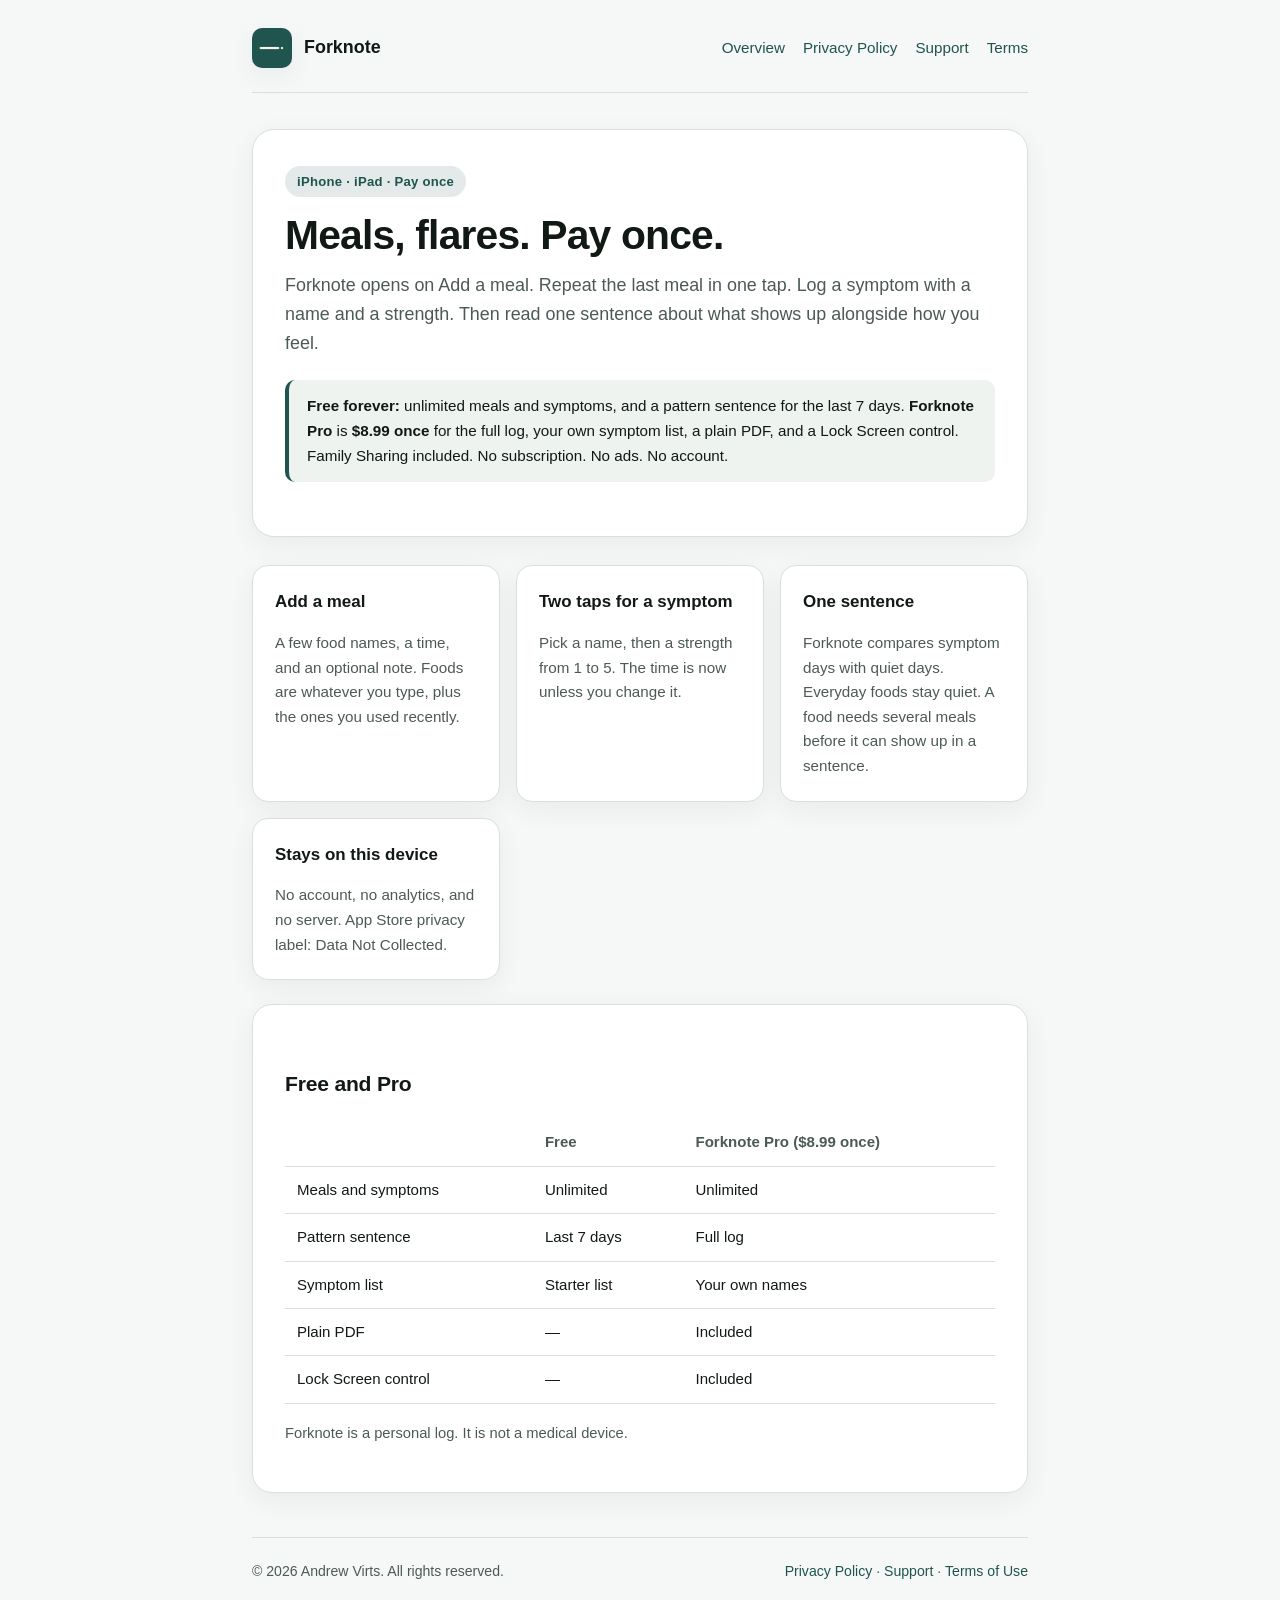
<file: docs/index.html>
<!DOCTYPE html>
<html lang="en">
<head>
  <meta charset="utf-8">
  <meta name="viewport" content="width=device-width, initial-scale=1">
  <title>Forknote — Food &amp; Symptom Log</title>
  <meta name="description" content="Log meals and symptoms on your iPhone. One plain sentence. Pay once.">
  <link rel="icon" type="image/png" href="./app-icon.png">
  <link rel="stylesheet" href="./styles.css">
</head>
<body>
  <div class="container">
    <header class="nav">
      <a class="brand" href="./index.html">
        <img src="./app-icon.png" alt="Forknote app icon">
        <span>Forknote</span>
      </a>
      <nav class="links" aria-label="Primary">
        <a href="./index.html">Overview</a>
        <a href="./privacy.html">Privacy Policy</a>
        <a href="./support.html">Support</a>
        <a href="./terms.html">Terms</a>
      </nav>
    </header>

    <section class="hero">
      <span class="badge">iPhone · iPad · Pay once</span>
      <h1>Meals, flares. Pay once.</h1>
      <p class="lead">
        Forknote opens on Add a meal. Repeat the last meal in one tap. Log a symptom with a name and a strength. Then read one sentence about what shows up alongside how you feel.
      </p>
      <div class="callout">
        <strong>Free forever:</strong> unlimited meals and symptoms, and a pattern sentence for the last 7 days.
        <strong>Forknote Pro</strong> is <strong>$8.99 once</strong> for the full log, your own symptom list, a plain PDF, and a Lock Screen control. Family Sharing included. No subscription. No ads. No account.
      </div>
    </section>

    <div class="grid">
      <div class="card">
        <h3>Add a meal</h3>
        <p>A few food names, a time, and an optional note. Foods are whatever you type, plus the ones you used recently.</p>
      </div>
      <div class="card">
        <h3>Two taps for a symptom</h3>
        <p>Pick a name, then a strength from 1 to 5. The time is now unless you change it.</p>
      </div>
      <div class="card">
        <h3>One sentence</h3>
        <p>Forknote compares symptom days with quiet days. Everyday foods stay quiet. A food needs several meals before it can show up in a sentence.</p>
      </div>
      <div class="card">
        <h3>Stays on this device</h3>
        <p>No account, no analytics, and no server. App Store privacy label: Data Not Collected.</p>
      </div>
    </div>

    <section class="prose">
      <h2>Free and Pro</h2>
      <table>
        <thead>
          <tr>
            <th></th>
            <th>Free</th>
            <th>Forknote Pro ($8.99 once)</th>
          </tr>
        </thead>
        <tbody>
          <tr>
            <td>Meals and symptoms</td>
            <td>Unlimited</td>
            <td>Unlimited</td>
          </tr>
          <tr>
            <td>Pattern sentence</td>
            <td>Last 7 days</td>
            <td>Full log</td>
          </tr>
          <tr>
            <td>Symptom list</td>
            <td>Starter list</td>
            <td>Your own names</td>
          </tr>
          <tr>
            <td>Plain PDF</td>
            <td>—</td>
            <td>Included</td>
          </tr>
          <tr>
            <td>Lock Screen control</td>
            <td>—</td>
            <td>Included</td>
          </tr>
        </tbody>
      </table>
      <p class="muted">Forknote is a personal log. It is not a medical device.</p>
    </section>

    <footer>
      <span>&copy; 2026 Andrew Virts. All rights reserved.</span>
      <span>
        <a href="./privacy.html">Privacy Policy</a> ·
        <a href="./support.html">Support</a> ·
        <a href="./terms.html">Terms of Use</a>
      </span>
    </footer>
  </div>
</body>
</html>
</file>
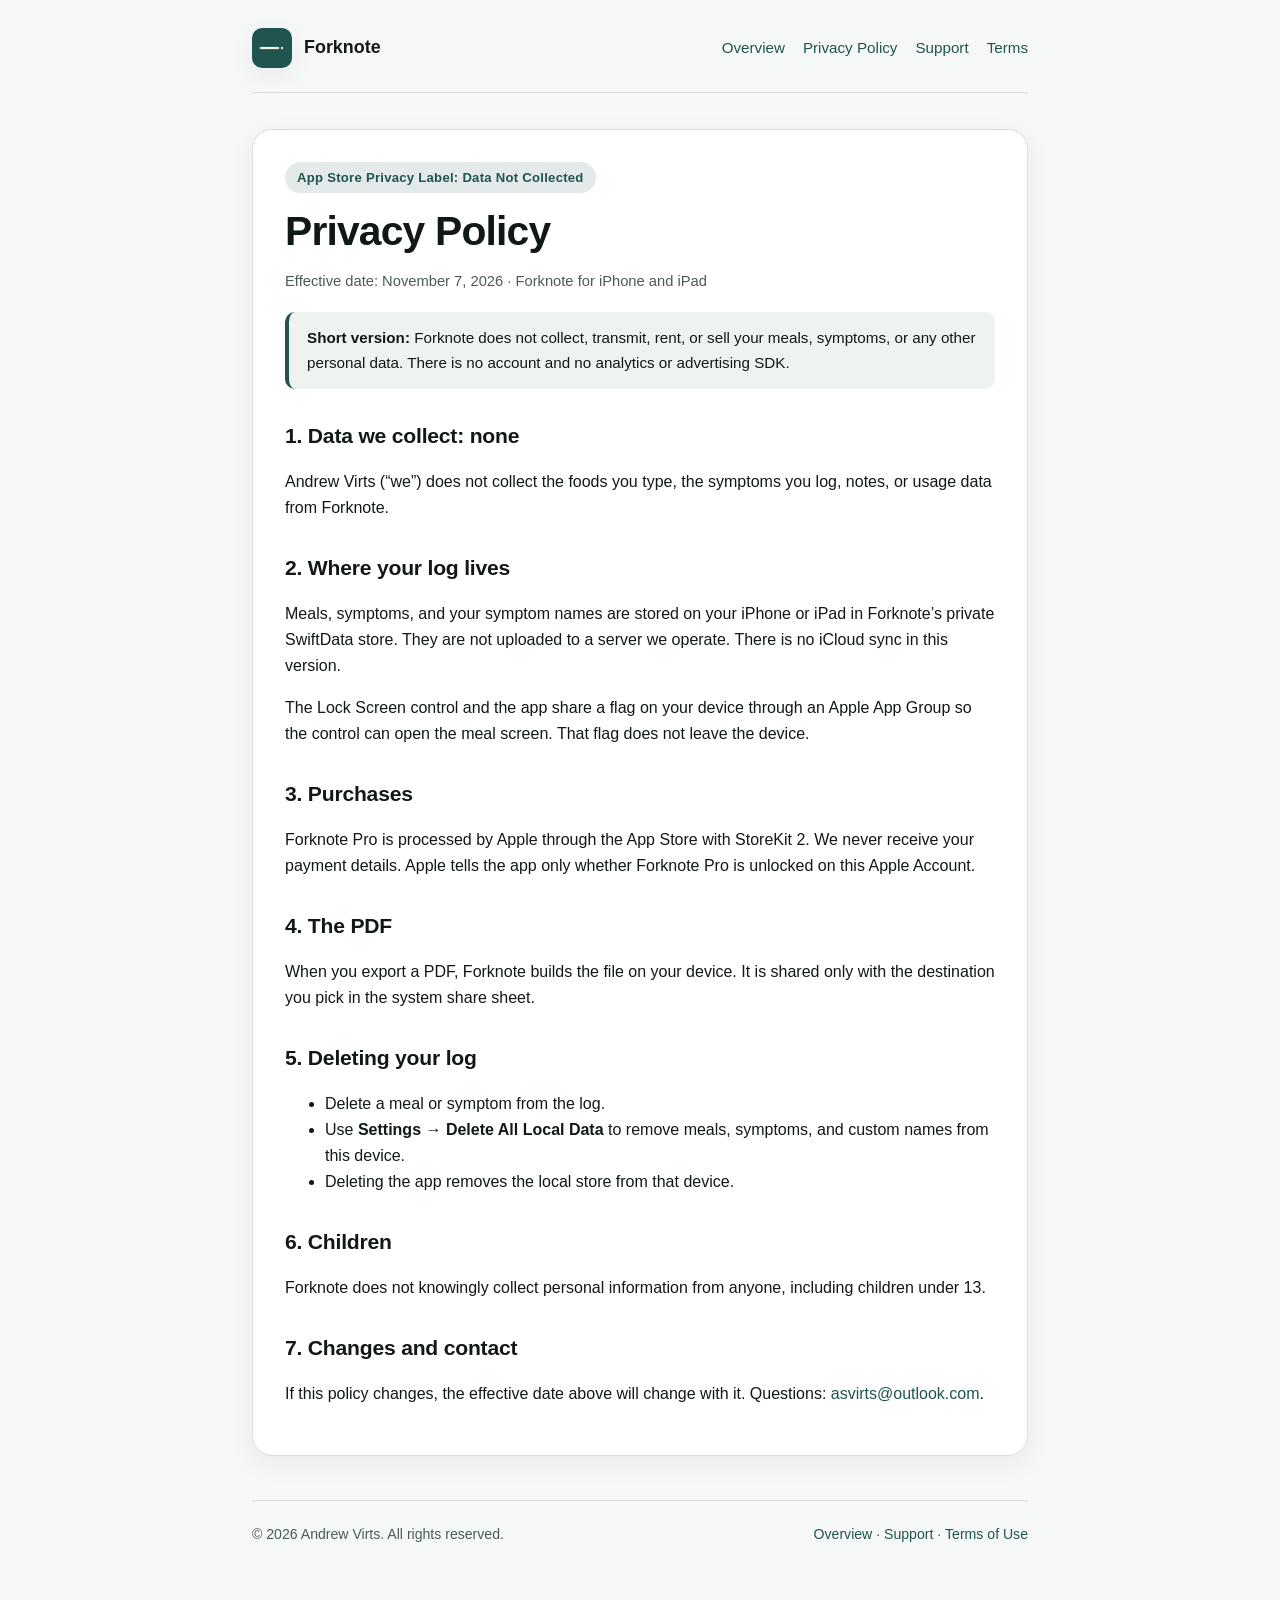
<file: docs/privacy.html>
<!DOCTYPE html>
<html lang="en">
<head>
  <meta charset="utf-8">
  <meta name="viewport" content="width=device-width, initial-scale=1">
  <title>Privacy Policy — Forknote</title>
  <meta name="description" content="Privacy Policy for Forknote: Food &amp; Symptom Log. Data Not Collected.">
  <link rel="icon" type="image/png" href="./app-icon.png">
  <link rel="stylesheet" href="./styles.css">
</head>
<body>
  <div class="container">
    <header class="nav">
      <a class="brand" href="./index.html">
        <img src="./app-icon.png" alt="Forknote app icon">
        <span>Forknote</span>
      </a>
      <nav class="links" aria-label="Primary">
        <a href="./index.html">Overview</a>
        <a href="./privacy.html">Privacy Policy</a>
        <a href="./support.html">Support</a>
        <a href="./terms.html">Terms</a>
      </nav>
    </header>

    <article class="prose">
      <span class="badge">App Store Privacy Label: Data Not Collected</span>
      <h1>Privacy Policy</h1>
      <p class="muted">Effective date: November 7, 2026 · Forknote for iPhone and iPad</p>

      <div class="callout">
        <strong>Short version:</strong> Forknote does not collect, transmit, rent, or sell your meals, symptoms, or any other personal data. There is no account and no analytics or advertising SDK.
      </div>

      <h2>1. Data we collect: none</h2>
      <p>
        Andrew Virts (“we”) does not collect the foods you type, the symptoms you log, notes, or usage data from Forknote.
      </p>

      <h2>2. Where your log lives</h2>
      <p>
        Meals, symptoms, and your symptom names are stored on your iPhone or iPad in Forknote’s private SwiftData store. They are not uploaded to a server we operate. There is no iCloud sync in this version.
      </p>
      <p>
        The Lock Screen control and the app share a flag on your device through an Apple App Group so the control can open the meal screen. That flag does not leave the device.
      </p>

      <h2>3. Purchases</h2>
      <p>
        Forknote Pro is processed by Apple through the App Store with StoreKit 2. We never receive your payment details. Apple tells the app only whether Forknote Pro is unlocked on this Apple Account.
      </p>

      <h2>4. The PDF</h2>
      <p>
        When you export a PDF, Forknote builds the file on your device. It is shared only with the destination you pick in the system share sheet.
      </p>

      <h2>5. Deleting your log</h2>
      <ul>
        <li>Delete a meal or symptom from the log.</li>
        <li>Use <strong>Settings → Delete All Local Data</strong> to remove meals, symptoms, and custom names from this device.</li>
        <li>Deleting the app removes the local store from that device.</li>
      </ul>

      <h2>6. Children</h2>
      <p>
        Forknote does not knowingly collect personal information from anyone, including children under 13.
      </p>

      <h2>7. Changes and contact</h2>
      <p>
        If this policy changes, the effective date above will change with it. Questions: <a href="mailto:asvirts@outlook.com?subject=Forknote%20Privacy">asvirts@outlook.com</a>.
      </p>
    </article>

    <footer>
      <span>&copy; 2026 Andrew Virts. All rights reserved.</span>
      <span>
        <a href="./index.html">Overview</a> ·
        <a href="./support.html">Support</a> ·
        <a href="./terms.html">Terms of Use</a>
      </span>
    </footer>
  </div>
</body>
</html>
</file>
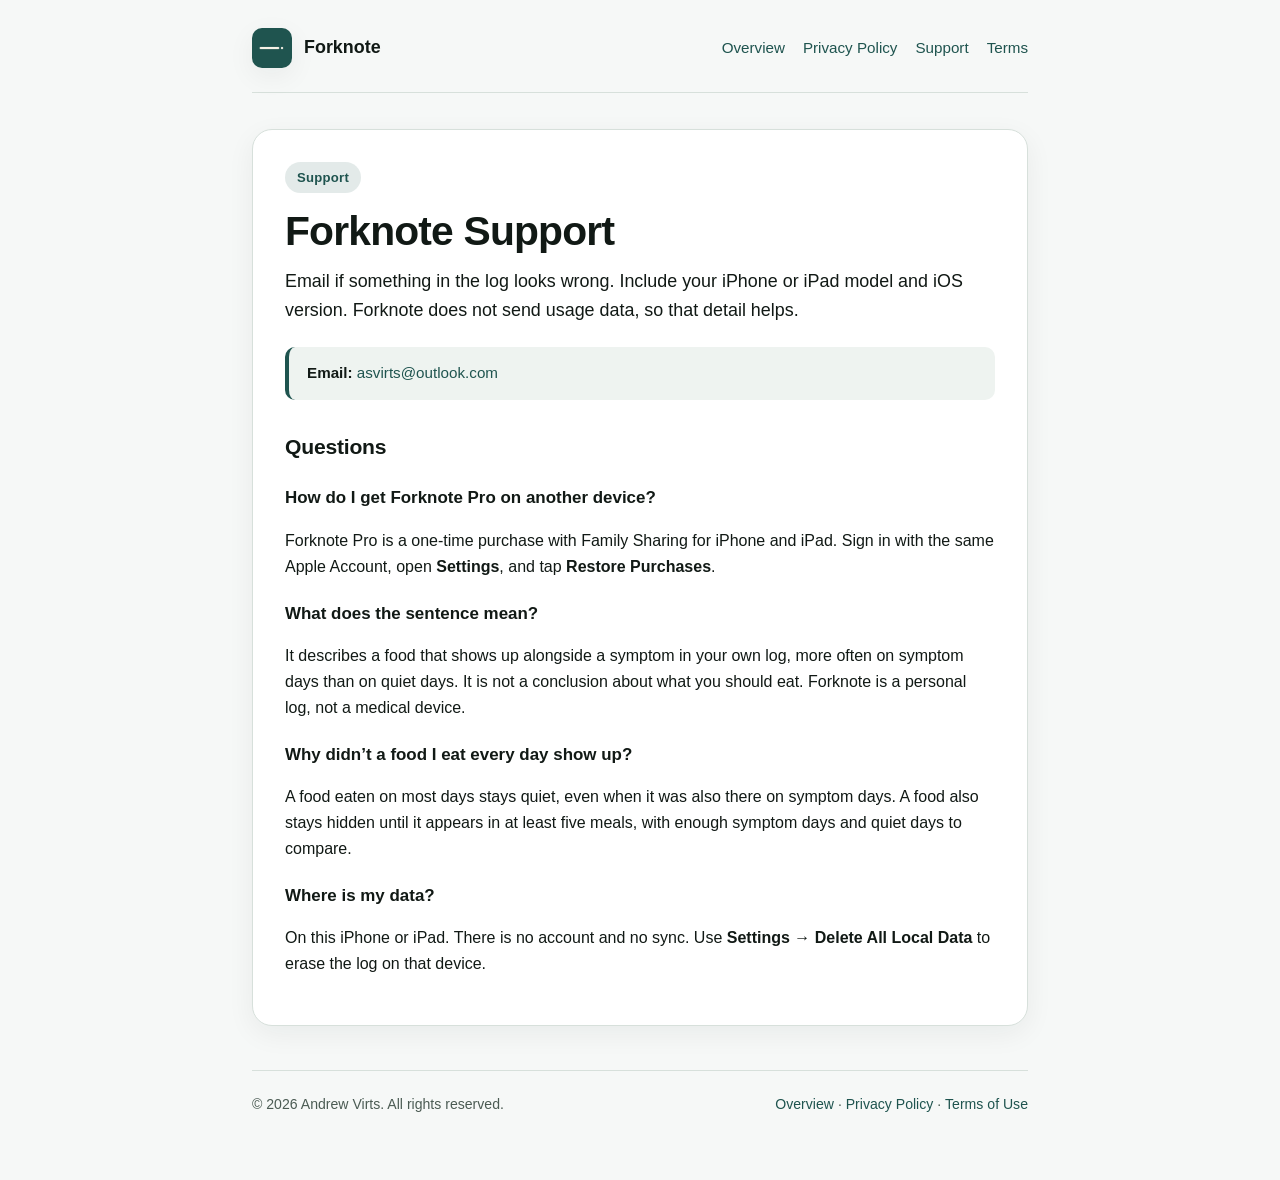
<file: docs/support.html>
<!DOCTYPE html>
<html lang="en">
<head>
  <meta charset="utf-8">
  <meta name="viewport" content="width=device-width, initial-scale=1">
  <title>Support — Forknote</title>
  <meta name="description" content="Support for Forknote: Food &amp; Symptom Log on iPhone and iPad.">
  <link rel="icon" type="image/png" href="./app-icon.png">
  <link rel="stylesheet" href="./styles.css">
</head>
<body>
  <div class="container">
    <header class="nav">
      <a class="brand" href="./index.html">
        <img src="./app-icon.png" alt="Forknote app icon">
        <span>Forknote</span>
      </a>
      <nav class="links" aria-label="Primary">
        <a href="./index.html">Overview</a>
        <a href="./privacy.html">Privacy Policy</a>
        <a href="./support.html">Support</a>
        <a href="./terms.html">Terms</a>
      </nav>
    </header>

    <article class="prose">
      <span class="badge">Support</span>
      <h1>Forknote Support</h1>
      <p class="lead">Email if something in the log looks wrong. Include your iPhone or iPad model and iOS version. Forknote does not send usage data, so that detail helps.</p>
      <div class="callout">
        <strong>Email:</strong> <a href="mailto:asvirts@outlook.com?subject=Forknote%20Support">asvirts@outlook.com</a>
      </div>

      <h2>Questions</h2>
      <h3>How do I get Forknote Pro on another device?</h3>
      <p>Forknote Pro is a one-time purchase with Family Sharing for iPhone and iPad. Sign in with the same Apple Account, open <strong>Settings</strong>, and tap <strong>Restore Purchases</strong>.</p>

      <h3>What does the sentence mean?</h3>
      <p>It describes a food that shows up alongside a symptom in your own log, more often on symptom days than on quiet days. It is not a conclusion about what you should eat. Forknote is a personal log, not a medical device.</p>

      <h3>Why didn’t a food I eat every day show up?</h3>
      <p>A food eaten on most days stays quiet, even when it was also there on symptom days. A food also stays hidden until it appears in at least five meals, with enough symptom days and quiet days to compare.</p>

      <h3>Where is my data?</h3>
      <p>On this iPhone or iPad. There is no account and no sync. Use <strong>Settings → Delete All Local Data</strong> to erase the log on that device.</p>
    </article>

    <footer>
      <span>&copy; 2026 Andrew Virts. All rights reserved.</span>
      <span>
        <a href="./index.html">Overview</a> ·
        <a href="./privacy.html">Privacy Policy</a> ·
        <a href="./terms.html">Terms of Use</a>
      </span>
    </footer>
  </div>
</body>
</html>
</file>
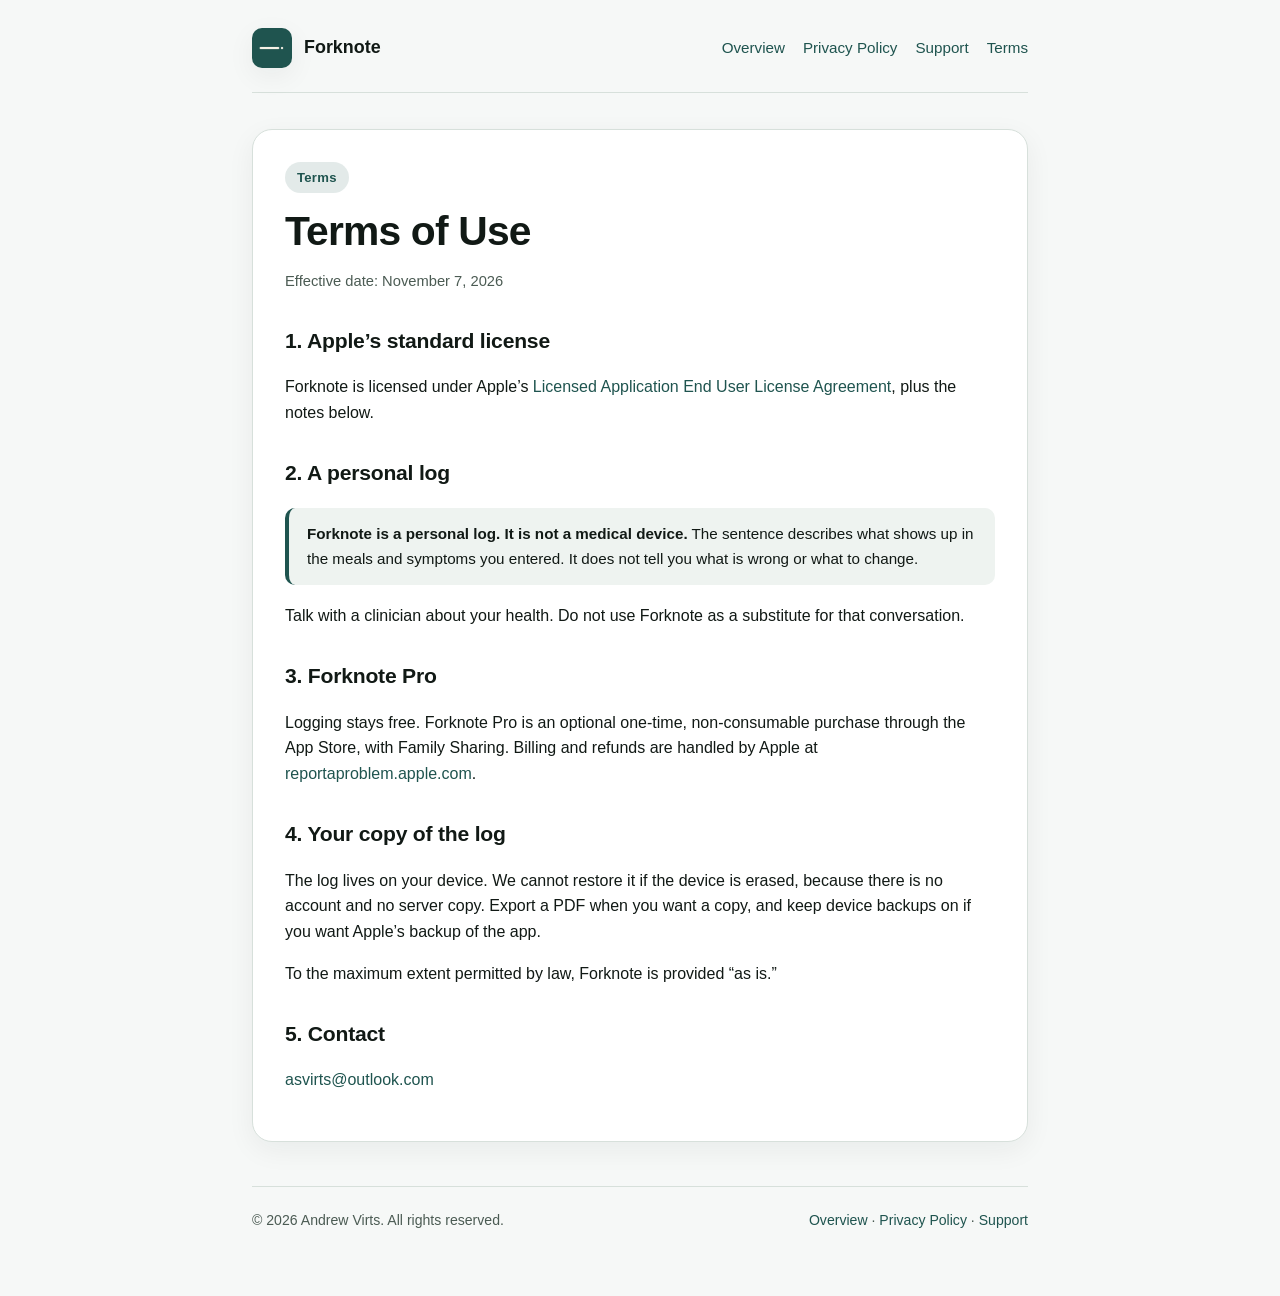
<file: docs/terms.html>
<!DOCTYPE html>
<html lang="en">
<head>
  <meta charset="utf-8">
  <meta name="viewport" content="width=device-width, initial-scale=1">
  <title>Terms of Use — Forknote</title>
  <meta name="description" content="Terms of Use for Forknote: Food &amp; Symptom Log.">
  <link rel="icon" type="image/png" href="./app-icon.png">
  <link rel="stylesheet" href="./styles.css">
</head>
<body>
  <div class="container">
    <header class="nav">
      <a class="brand" href="./index.html">
        <img src="./app-icon.png" alt="Forknote app icon">
        <span>Forknote</span>
      </a>
      <nav class="links" aria-label="Primary">
        <a href="./index.html">Overview</a>
        <a href="./privacy.html">Privacy Policy</a>
        <a href="./support.html">Support</a>
        <a href="./terms.html">Terms</a>
      </nav>
    </header>

    <article class="prose">
      <span class="badge">Terms</span>
      <h1>Terms of Use</h1>
      <p class="muted">Effective date: November 7, 2026</p>

      <h2>1. Apple’s standard license</h2>
      <p>
        Forknote is licensed under Apple’s <a href="https://www.apple.com/legal/internet-services/itunes/dev/stdeula/" rel="noopener noreferrer">Licensed Application End User License Agreement</a>, plus the notes below.
      </p>

      <h2>2. A personal log</h2>
      <div class="callout">
        <strong>Forknote is a personal log. It is not a medical device.</strong> The sentence describes what shows up in the meals and symptoms you entered. It does not tell you what is wrong or what to change.
      </div>
      <p>Talk with a clinician about your health. Do not use Forknote as a substitute for that conversation.</p>

      <h2>3. Forknote Pro</h2>
      <p>
        Logging stays free. Forknote Pro is an optional one-time, non-consumable purchase through the App Store, with Family Sharing. Billing and refunds are handled by Apple at <a href="https://reportaproblem.apple.com" rel="noopener noreferrer">reportaproblem.apple.com</a>.
      </p>

      <h2>4. Your copy of the log</h2>
      <p>
        The log lives on your device. We cannot restore it if the device is erased, because there is no account and no server copy. Export a PDF when you want a copy, and keep device backups on if you want Apple’s backup of the app.
      </p>
      <p>To the maximum extent permitted by law, Forknote is provided “as is.”</p>

      <h2>5. Contact</h2>
      <p><a href="mailto:asvirts@outlook.com?subject=Forknote%20Terms">asvirts@outlook.com</a></p>
    </article>

    <footer>
      <span>&copy; 2026 Andrew Virts. All rights reserved.</span>
      <span>
        <a href="./index.html">Overview</a> ·
        <a href="./privacy.html">Privacy Policy</a> ·
        <a href="./support.html">Support</a>
      </span>
    </footer>
  </div>
</body>
</html>
</file>
<file: docs/styles.css>
:root {
  color-scheme: light dark;
  --bg: #f6f8f7;
  --surface: #ffffff;
  --surface-muted: #eef3f0;
  --border: #d7e0db;
  --text: #111915;
  --text-muted: #4b5b53;
  --emerald: #1f544f;
  --emerald-soft: rgba(31, 84, 79, 0.12);
  --brass: #b7791f;
  --shadow: 0 8px 28px rgba(13, 36, 26, 0.06);
}

@media (prefers-color-scheme: dark) {
  :root {
    --bg: #0c120f;
    --surface: #141d19;
    --surface-muted: #1b2721;
    --border: #26362e;
    --text: #edf3ef;
    --text-muted: #9cb0a5;
    --emerald: #73c7b8;
    --emerald-soft: rgba(115, 199, 184, 0.16);
    --brass: #e4a84b;
    --shadow: 0 10px 32px rgba(0, 0, 0, 0.35);
  }
}

* {
  box-sizing: border-box;
}

body {
  margin: 0;
  font-family: -apple-system, BlinkMacSystemFont, "SF Pro Text", "Segoe UI", Roboto, Helvetica, Arial, sans-serif;
  background: var(--bg);
  color: var(--text);
  line-height: 1.62;
  -webkit-font-smoothing: antialiased;
}

a {
  color: var(--emerald);
  text-decoration: none;
  font-weight: 500;
}

a:hover {
  text-decoration: underline;
}

.container {
  max-width: 820px;
  margin: 0 auto;
  padding: 28px 22px 64px;
}

header.nav {
  display: flex;
  align-items: center;
  justify-content: space-between;
  gap: 16px;
  padding-bottom: 24px;
  border-bottom: 1px solid var(--border);
  margin-bottom: 36px;
  flex-wrap: wrap;
}

.brand {
  display: flex;
  align-items: center;
  gap: 12px;
  color: var(--text);
  font-weight: 700;
  font-size: 1.12rem;
}

.brand:hover {
  text-decoration: none;
}

.brand img {
  width: 40px;
  height: 40px;
  border-radius: 10px;
  box-shadow: var(--shadow);
}

nav.links {
  display: flex;
  gap: 18px;
  flex-wrap: wrap;
  font-size: 0.95rem;
}

.hero {
  background: var(--surface);
  border: 1px solid var(--border);
  border-radius: 22px;
  padding: 36px 32px;
  box-shadow: var(--shadow);
  margin-bottom: 28px;
}

.badge {
  display: inline-block;
  background: var(--emerald-soft);
  color: var(--emerald);
  font-weight: 600;
  font-size: 0.82rem;
  letter-spacing: 0.02em;
  padding: 5px 12px;
  border-radius: 999px;
  margin-bottom: 14px;
}

h1 {
  font-size: clamp(1.85rem, 4vw, 2.55rem);
  line-height: 1.18;
  letter-spacing: -0.02em;
  margin: 0 0 12px;
}

h2 {
  font-size: 1.32rem;
  letter-spacing: -0.01em;
  margin: 30px 0 10px;
}

h3 {
  font-size: 1.06rem;
  margin: 20px 0 6px;
}

p.lead {
  font-size: 1.12rem;
  color: var(--text-muted);
  margin: 0 0 22px;
}

.grid {
  display: grid;
  grid-template-columns: repeat(auto-fit, minmax(235px, 1fr));
  gap: 16px;
  margin: 24px 0;
}

.card {
  background: var(--surface);
  border: 1px solid var(--border);
  border-radius: 16px;
  padding: 22px;
  box-shadow: var(--shadow);
}

.card h3 {
  margin-top: 0;
}

.card p {
  margin-bottom: 0;
  color: var(--text-muted);
  font-size: 0.95rem;
}

.prose {
  background: var(--surface);
  border: 1px solid var(--border);
  border-radius: 20px;
  padding: 32px;
  box-shadow: var(--shadow);
}

.prose p,
.prose li {
  color: var(--text);
}

.prose .muted {
  color: var(--text-muted);
  font-size: 0.92rem;
}

.callout {
  background: var(--surface-muted);
  border-left: 4px solid var(--emerald);
  padding: 14px 18px;
  border-radius: 10px;
  margin: 18px 0;
  font-size: 0.95rem;
}

table {
  width: 100%;
  border-collapse: collapse;
  margin: 18px 0;
  font-size: 0.94rem;
}

th,
td {
  text-align: left;
  padding: 11px 12px;
  border-bottom: 1px solid var(--border);
}

th {
  font-weight: 600;
  color: var(--text-muted);
}

footer {
  margin-top: 44px;
  padding-top: 22px;
  border-top: 1px solid var(--border);
  display: flex;
  justify-content: space-between;
  flex-wrap: wrap;
  gap: 12px;
  font-size: 0.88rem;
  color: var(--text-muted);
}
</file>
